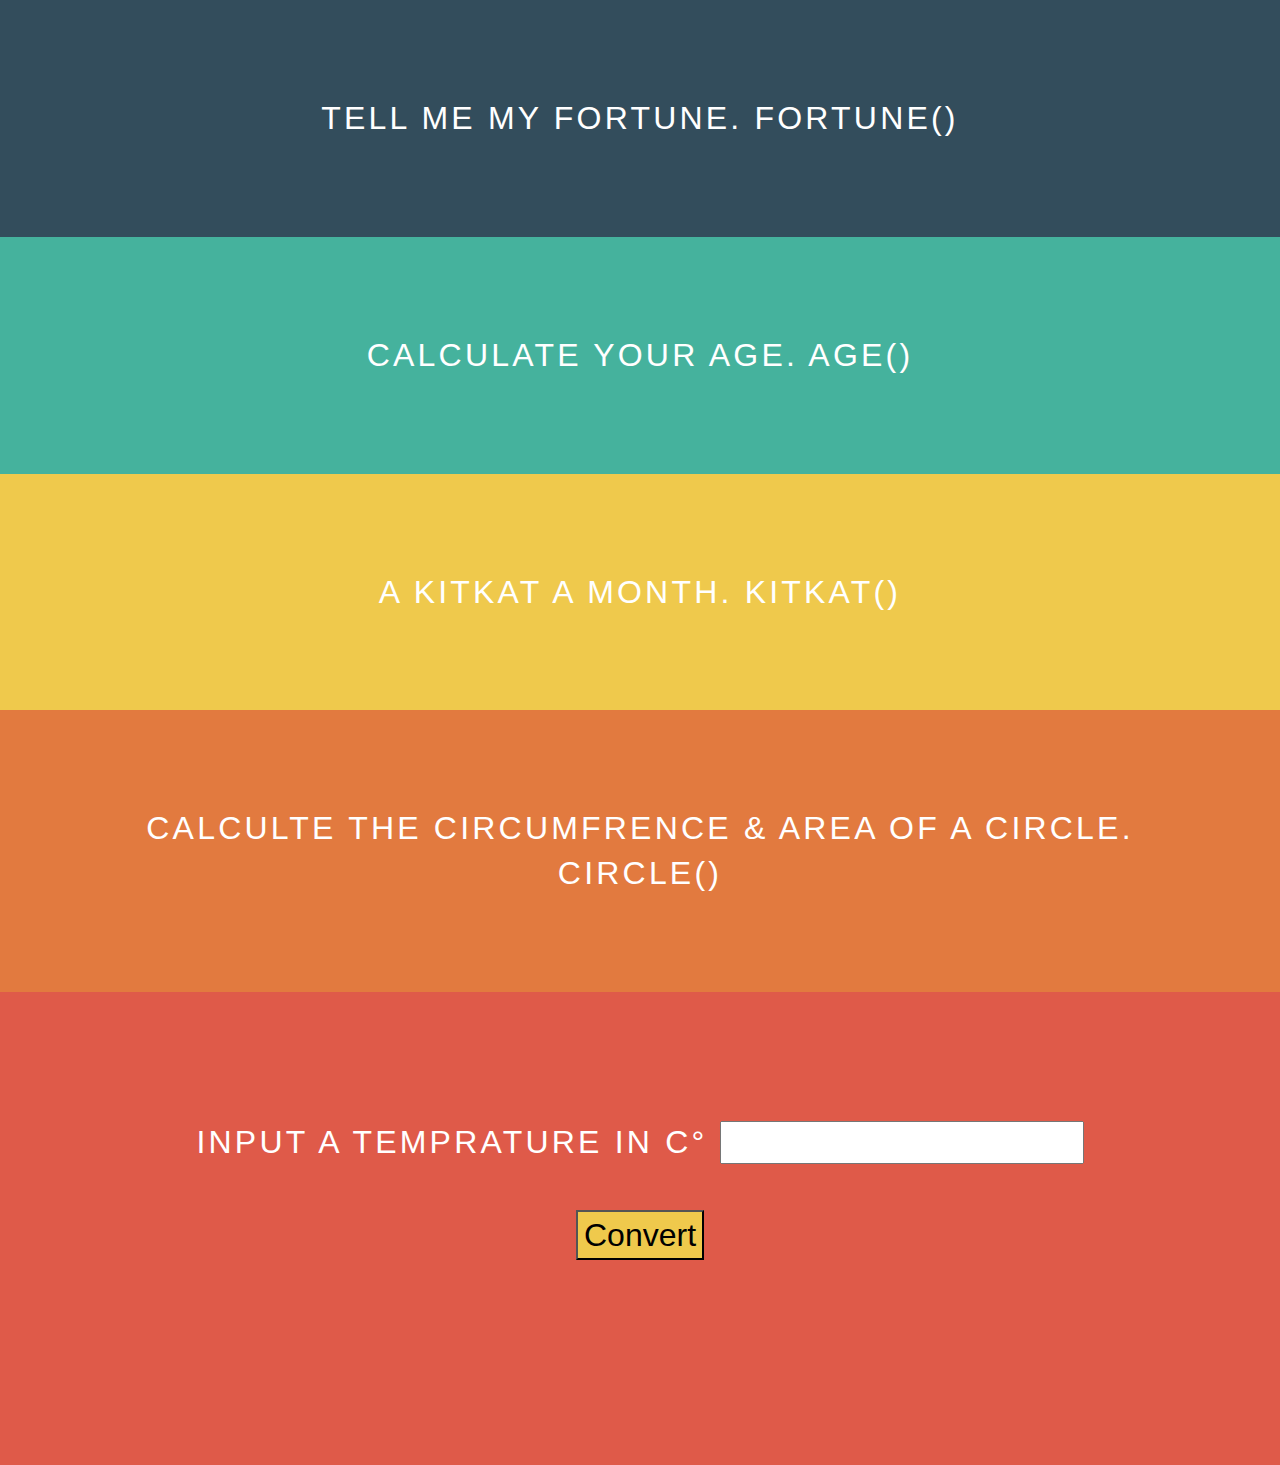
<file: Week 1/Javascript Exericises/index.html>
<!doctype html>
<html class="no-js" lang="">
    <head>
        <meta charset="utf-8">
        <meta http-equiv="X-UA-Compatible" content="IE=edge,chrome=1">
        <title></title>
        <meta name="description" content="">
        <meta name="viewport" content="width=device-width, initial-scale=1">

        <link rel="stylesheet" href="css/normalize.min.css">
        <link rel="stylesheet" href="css/main.css">

        <script src="js/vendor/modernizr-2.8.3.min.js"></script>
    </head>
    <body>
        <div class="fortune"> </div>
        <div class="age"> </div>
        <div class="lifetime"> </div>
        <div class="circle"> </div>
            
        <div class="tempreture">
          <p>
            <label for="temp">Input a temprature in C°</label>
            <input type="text" name="temp" id="temp">
            <br>
            <br>
            <button type="button" id="ctof">Convert</button>
          </p>
          <br>
          <p class="result"> </p>
        </div>



        <!-- <script src="//ajax.googleapis.com/ajax/libs/jquery/1.11.2/jquery.min.js"></script> -->
        <script>window.jQuery || document.write('<script src="js/vendor/jquery-1.11.2.min.js"><\/script>')</script>

        <script src="js/main.js"></script>
    </body>
</html>
</file>
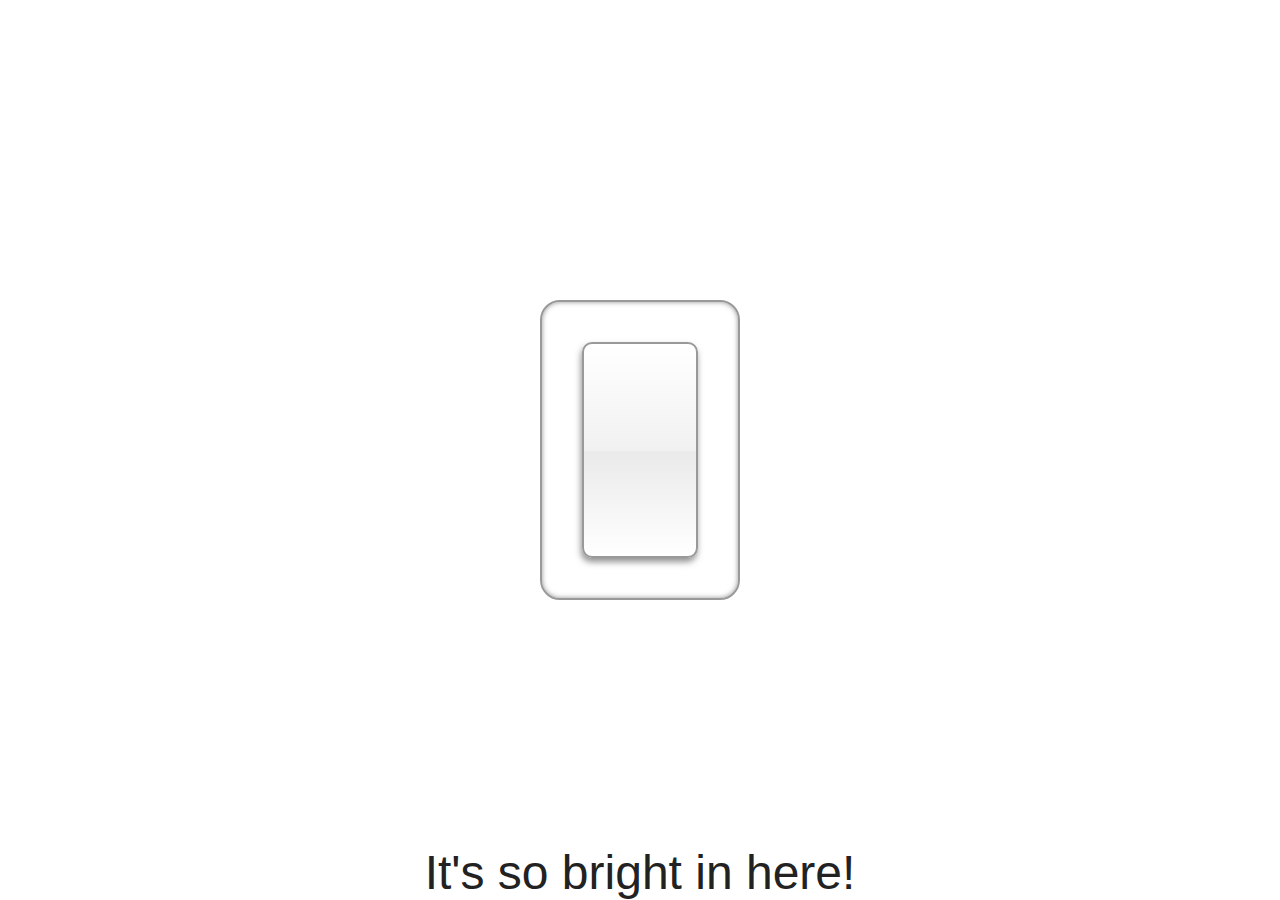
<file: Week 2/2 - the-switch/index.html>
<!DOCTYPE html>
<html class="no-js">
    <head>
        <meta charset="utf-8">
        <meta http-equiv="X-UA-Compatible" content="IE=edge,chrome=1">
        <title></title>
        <meta name="description" content="">
        <meta name="viewport" content="width=device-width">

        <link rel="stylesheet" href="css/normalize.min.css">
        <link rel="stylesheet" href="css/reset.css">
        <link rel="stylesheet" href="css/main.css">

        <script src="js/vendor/modernizr-2.6.2.min.js"></script>
    </head>
    <body class="light">

        <div class="switch">
            <button type="button" class="on"></button>
        </div>

        <h1 class="status">It's so bright in here!</h1>


        <script src="//ajax.googleapis.com/ajax/libs/jquery/1.10.1/jquery.min.js"></script>
        <script>window.jQuery || document.write('<script src="js/vendor/jquery-1.10.1.min.js"><\/script>')</script>

        <script src="js/main.js"></script>
    </body>
</html>
</file>
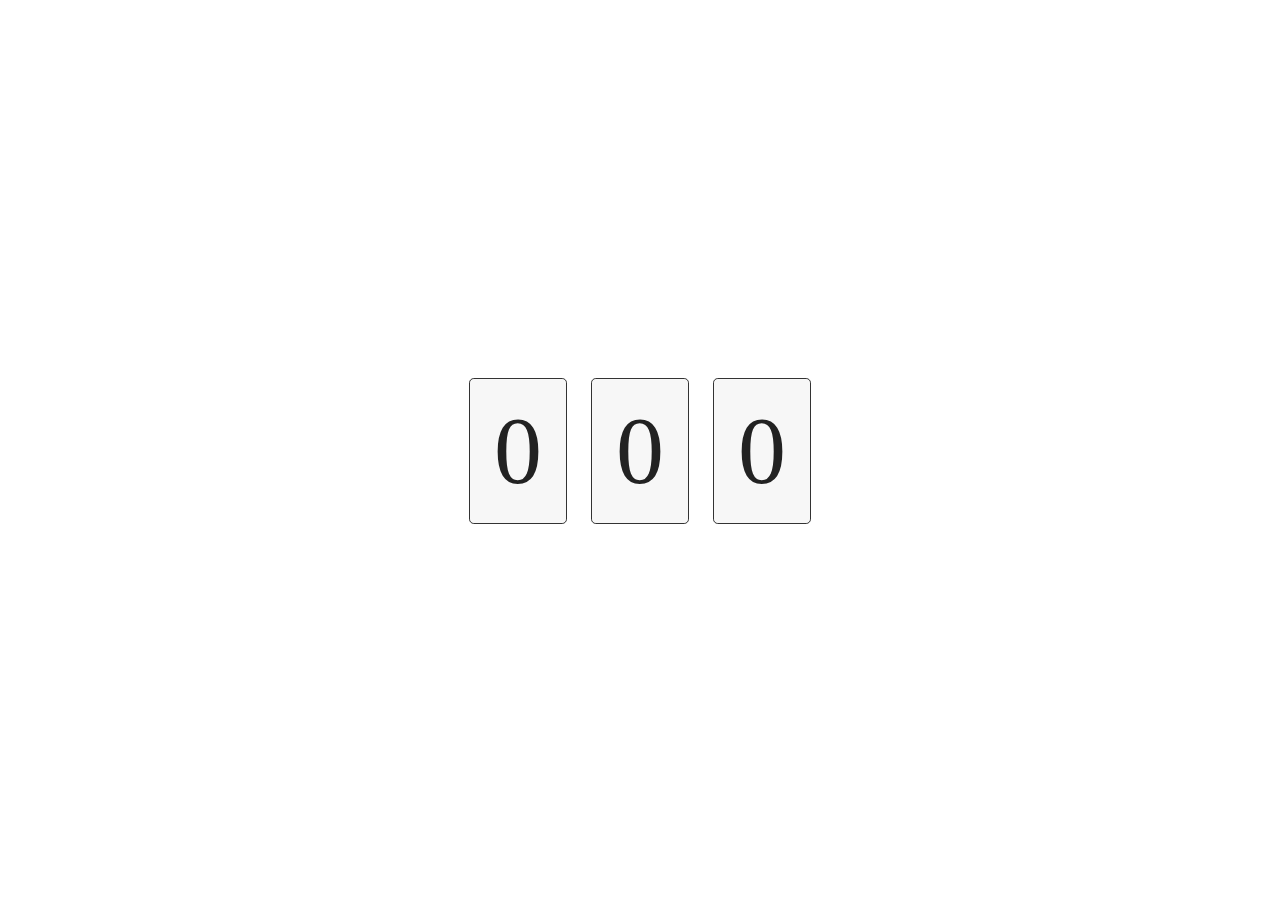
<file: Week 3/combination-master/index.html>
<!doctype html>
<html class="no-js" lang="">
    <head>
        <meta charset="utf-8">
        <meta http-equiv="X-UA-Compatible" content="IE=edge,chrome=1">
        <title></title>
        <meta name="description" content="">
        <meta name="viewport" content="width=device-width, initial-scale=1">

        <link rel="stylesheet" href="css/normalize.min.css">
        <link rel="stylesheet" href="css/reset.css">
        <link rel="stylesheet" href="css/main.css">

        <script src="js/vendor/modernizr-2.8.3.min.js"></script>
    </head>
    <body>

      <div class="lock">
        <button class="dial one">0</button>
        <button class="dial two">0</button>
        <button class="dial three">0</button>
      </div>


      <script type="text/javascript" src="js/vendor/jquery-2.2.0.min.js"></script>
      <script src="js/main.js"></script>
    </body>
</html>
</file>
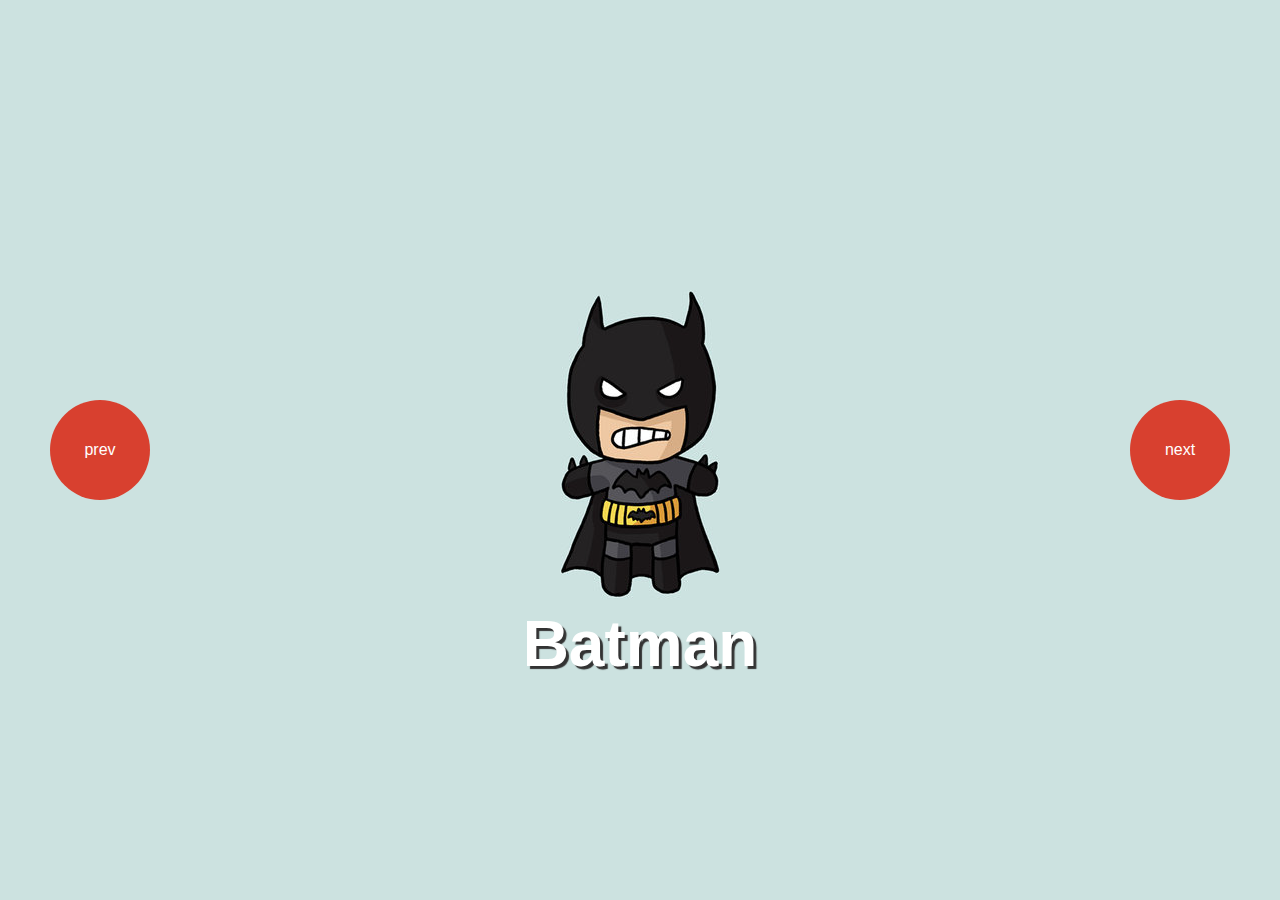
<file: Week 3/heroes-master/index.html>
<!DOCTYPE html>
<html class="no-js">
    <head>
        <meta charset="utf-8">
        <meta http-equiv="X-UA-Compatible" content="IE=edge,chrome=1">
        <title>Superheros</title>
        <meta name="description" content="">
        <meta name="viewport" content="width=device-width">

        <link rel="stylesheet" href="css/normalize.min.css">
        <link rel="stylesheet" href="css/main.css">
        <link rel="stylesheet" href="css/other.css">

        <script src="js/vendor/modernizr-2.6.2.min.js"></script>
    </head>
    <body>


        <div class="gallery">
            <img src="img/bat.png" class="hero" alt="Batman" title="Batman">
            <img src="img/cap.png" class="hero" alt="Captain America" title="Captain America">
            <img src="img/dar.png" class="hero" alt="Daredevil" title="Daredevil">
            <img src="img/fla.png" class="hero" alt="Flash" title="Flash">
            <img src="img/fur.png" class="hero" alt="Nick Fury" title="Nick Fury">
            <img src="img/gre.png" class="hero" alt="Green Lantern" title="Green Lantern">
            <img src="img/hul.png" class="hero" alt="Hulk" title="Hulk">
            <img src="img/pun.png" class="hero" alt="Punisher" title="Punisher">
            <img src="img/spi.png" class="hero" alt="Spiderman" title="Spiderman">
            <img src="img/sup.png" class="hero" alt="Superman" title="Superman">
            <img src="img/tho.png" class="hero" alt="Thor" title="Thor">
            <img src="img/wol.png" class="hero" alt="Wolverine" title="Wolverine">
        </div>
        <button class="prev">prev</button>
        <button class="next">next</button>
        <h1 class="name"></h1>


        <script src="js/vendor/jquery-1.11.2.min.js"></script>
        <script src="js/plugins.js"></script>
        <script src="js/main.js"></script>
    </body>
</html>
</file>
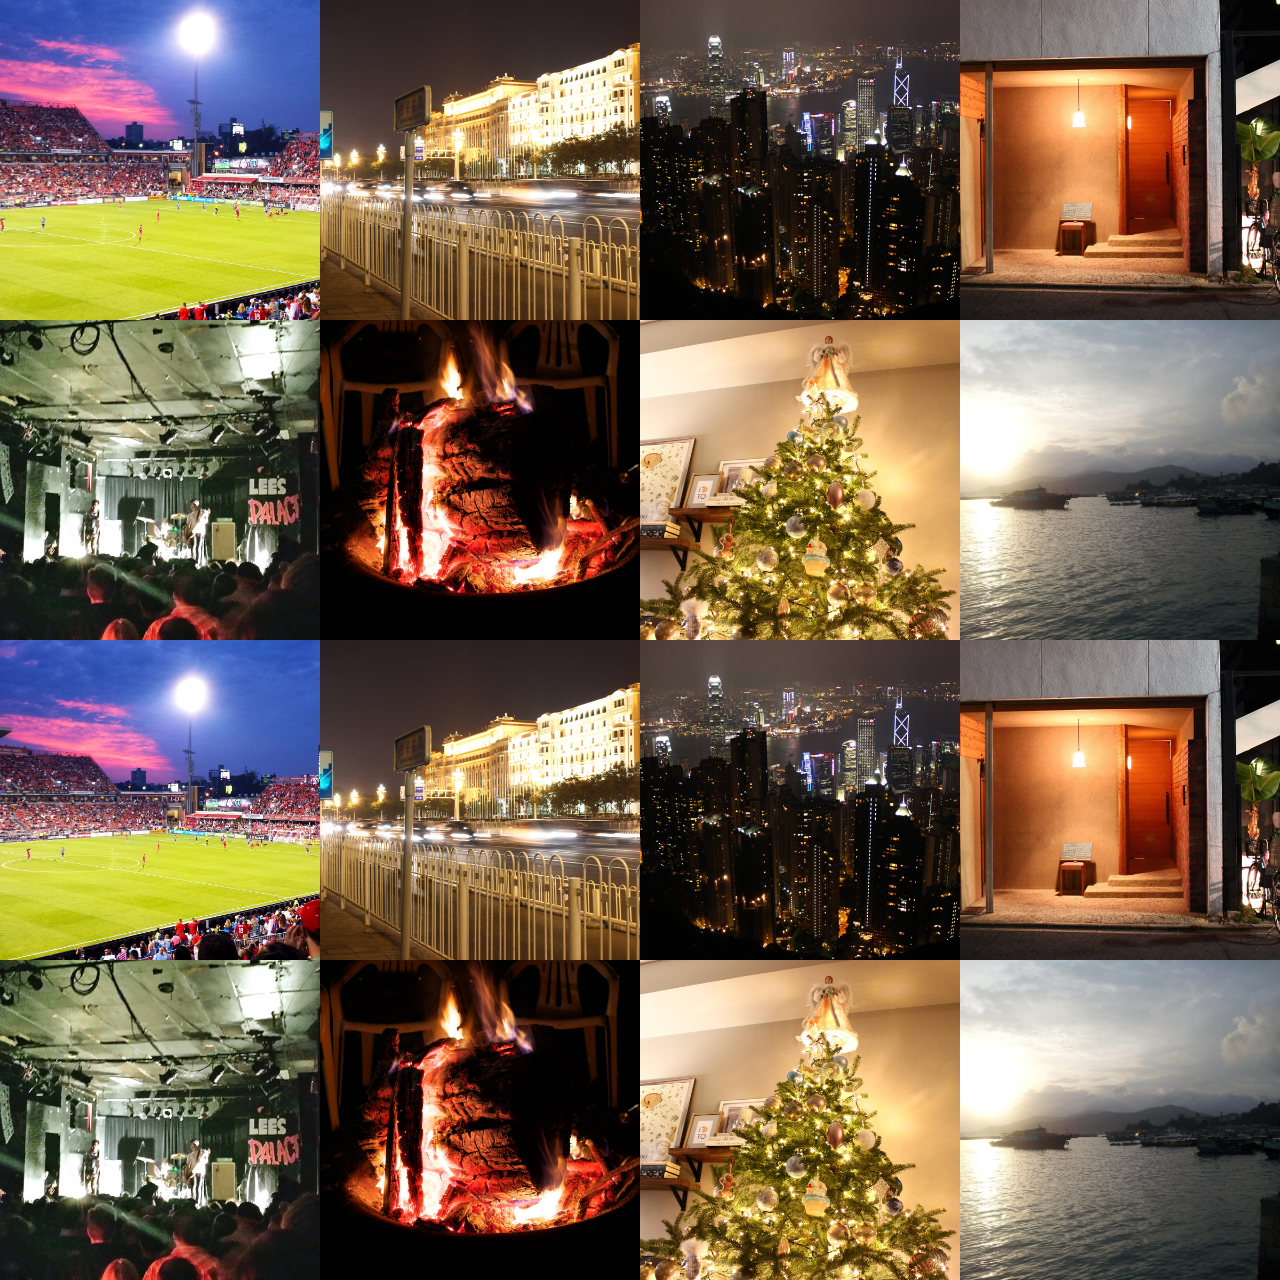
<file: Week 4/gallery-master/index.html>
<!DOCTYPE html>
<!--[if lt IE 7]>      <html class="no-js lt-ie9 lt-ie8 lt-ie7"> <![endif]-->
<!--[if IE 7]>         <html class="no-js lt-ie9 lt-ie8"> <![endif]-->
<!--[if IE 8]>         <html class="no-js lt-ie9"> <![endif]-->
<!--[if gt IE 8]><!--> <html class="no-js"> <!--<![endif]-->
    <head>
        <meta charset="utf-8">
        <meta http-equiv="X-UA-Compatible" content="IE=edge,chrome=1">
        <title>Gallary Squares</title>
        <meta name="description" content="">
        <meta name="viewport" content="width=device-width, initial-scale=1">

        <link rel="stylesheet" href="css/normalize.min.css">
        <link rel="stylesheet" href="css/main.css">

        <script src="js/vendor/modernizr-2.6.2.min.js"></script>
    </head>
    <body>

        <div class="gallery">
            <figure class="galimg"><img src="img/5.jpg" data-caption="Toronto soccer at BMO Field"></figure>
            <figure class="galimg"><img src="img/1.jpg" data-caption="Hotel in Beijing, China at night"></figure>
            <figure class="galimg"><img src="img/2.jpg" data-caption="Hong Kong from a tower at night"></figure>
            <figure class="galimg"><img src="img/3.jpg" data-caption="A bar in Kyoto, Japan"></figure>
            <figure class="galimg"><img src="img/4.jpg" data-caption="Metz at Lee's Palace in Toronto"></figure>
            <figure class="galimg"><img src="img/6.jpg" data-caption="A fire burning in the backyard"></figure>
            <figure class="galimg"><img src="img/7.jpg" data-caption="A Christmas tree"></figure>
            <figure class="galimg"><img src="img/8.jpg" data-caption="Boats sailing around shore in Hong Kong"></figure>
            <figure class="galimg"><img src="img/5.jpg" data-caption="Toronto soccer at BMO Field"></figure>
            <figure class="galimg"><img src="img/1.jpg" data-caption="Hotel in Beijing, China at night"></figure>
            <figure class="galimg"><img src="img/2.jpg" data-caption="Hong Kong from a tower at night"></figure>
            <figure class="galimg"><img src="img/3.jpg" data-caption="A bar in Kyoto, Japan"></figure>
            <figure class="galimg"><img src="img/4.jpg" data-caption="Metz at Lee's Palace in Toronto"></figure>
            <figure class="galimg"><img src="img/6.jpg" data-caption="A fire burning in the backyard"></figure>
            <figure class="galimg"><img src="img/7.jpg" data-caption="A Christmas tree"></figure>
            <figure class="galimg"><img src="img/8.jpg" data-caption="Boats sailing around shore in Hong Kong"></figure>
        </div>

        <div class="modal hidden">
        </div>


        <script>window.jQuery || document.write('<script src="js/vendor/jquery-1.11.0.min.js"><\/script>')</script>
        <script src="js/main.js"></script>
    </body>
</html>
</file>
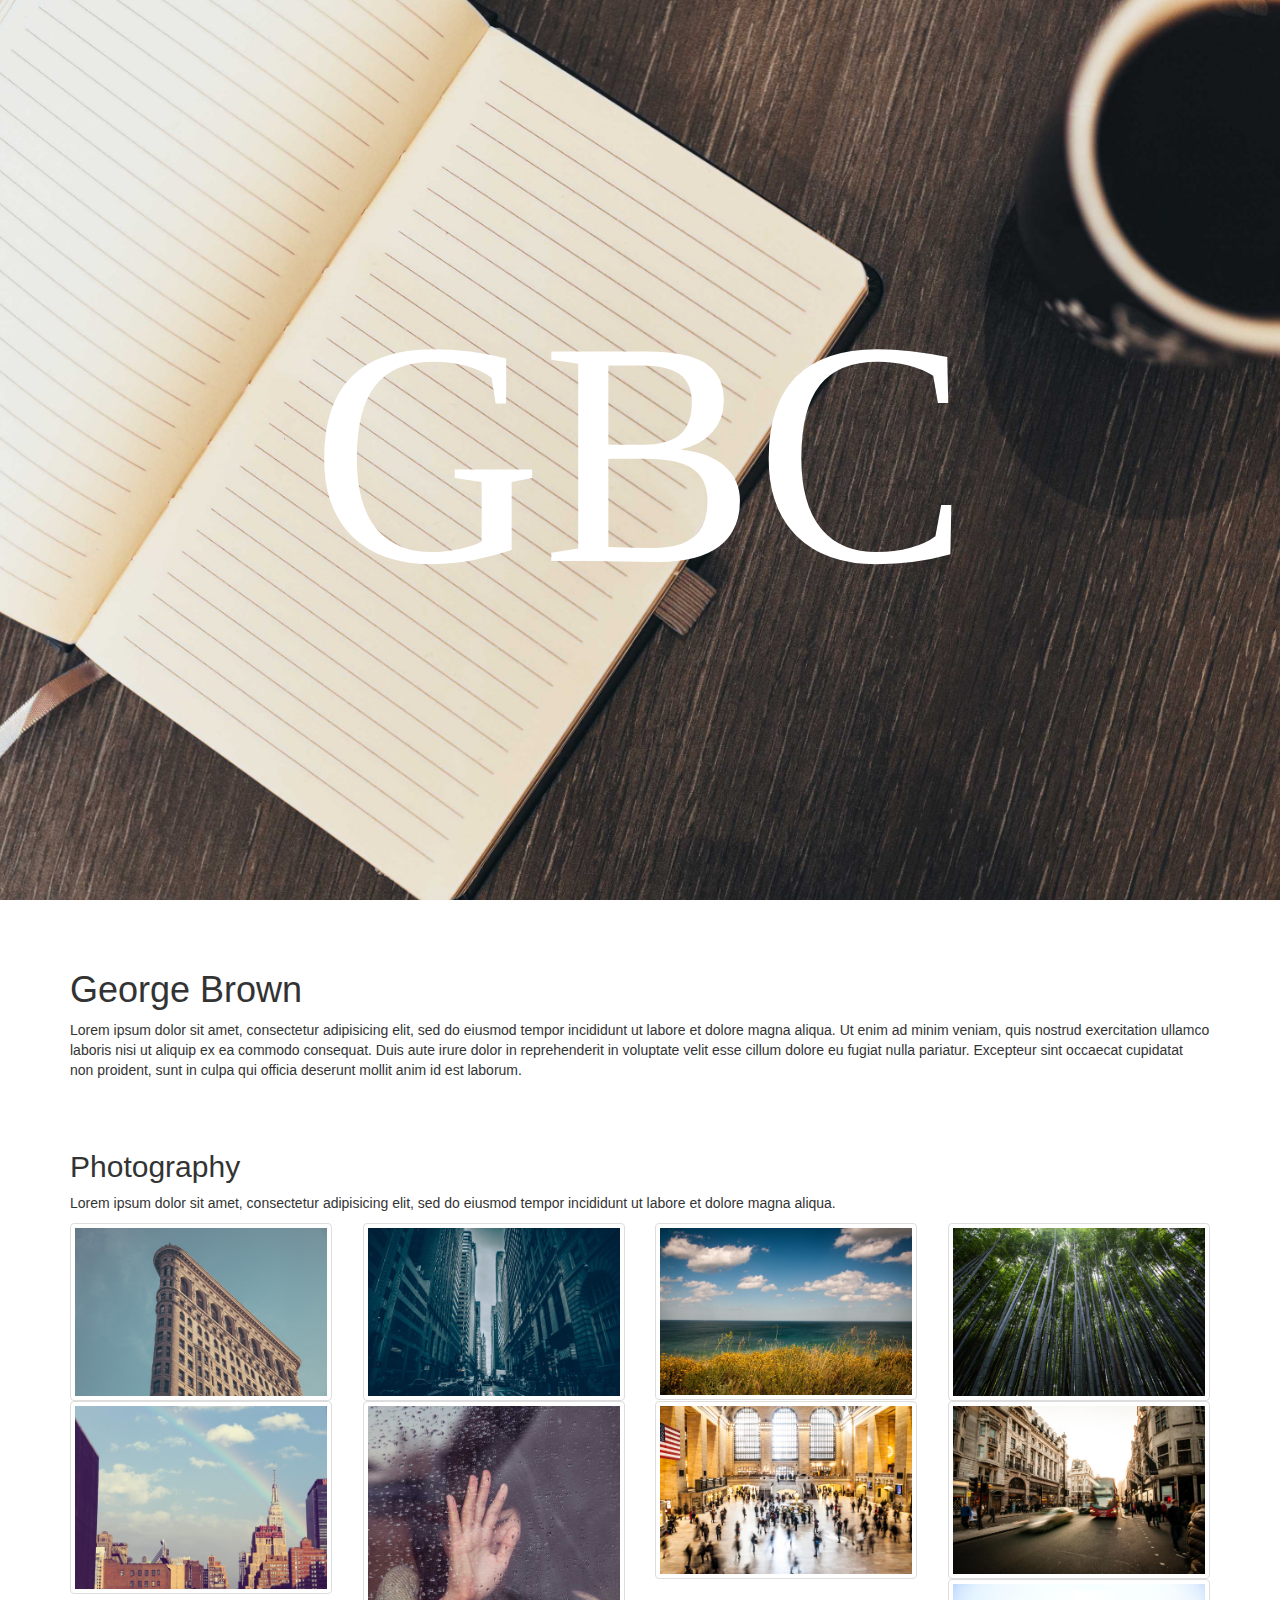
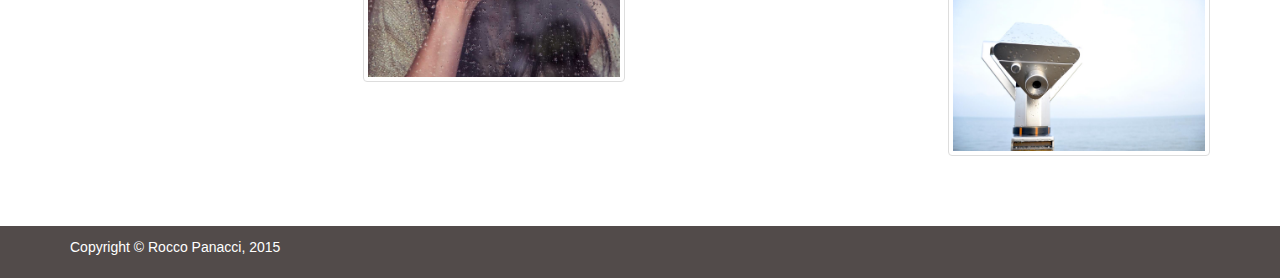
<file: Week 5/portfolio-scroller-master/index.html>
<!doctype html>
<html lang="en">
    <head>
        <meta charset="utf-8">
        <meta http-equiv="X-UA-Compatible" content="IE=edge,chrome=1">
        <title>Rocco's Portfolio</title>
        <meta name="description" content="">
        <meta name="viewport" content="width=device-width, initial-scale=1">
        <link rel="stylesheet" href="https://maxcdn.bootstrapcdn.com/bootstrap/3.3.6/css/bootstrap.min.css">
        <link rel="stylesheet" href="css/styles.css">
    </head>
    <body>

      <header class="header">
        <div class="logo">
          <a href="#main" class="anchor-scroll">GBC</a>
        </div>
        <div class="bar">
          <a href="#main" class="bar-logo">GBC</a>
        </div>
      </header>

      <main class="main" id="main">
        <article class="portfolio container">
          <header class="intro">
            <h1>George Brown</h1>
            <p>Lorem ipsum dolor sit amet, consectetur adipisicing elit, sed do eiusmod
            tempor incididunt ut labore et dolore magna aliqua. Ut enim ad minim veniam,
            quis nostrud exercitation ullamco laboris nisi ut aliquip ex ea commodo
            consequat. Duis aute irure dolor in reprehenderit in voluptate velit esse
            cillum dolore eu fugiat nulla pariatur. Excepteur sint occaecat cupidatat non
            proident, sunt in culpa qui officia deserunt mollit anim id est laborum.</p>
          </header>
          <section class="photography">
            <h2>Photography</h2>
            <p>Lorem ipsum dolor sit amet, consectetur adipisicing elit, sed do eiusmod
            tempor incididunt ut labore et dolore magna aliqua.</p>
            <div class="photos row">
              <!-- Images downloaded from: https://unsplash.com/ -->
              <div class="col-sm-3"><a href="img/1.jpg"><img src="img/1.jpg" alt="some image" class="img-responsive img-thumbnail"></a></div>
              <div class="col-sm-3"><a href="img/2.jpg"><img src="img/2.jpg" alt="some image" class="img-responsive img-thumbnail"></a></div>
              <div class="col-sm-3"><a href="img/3.jpg"><img src="img/3.jpg" alt="some image" class="img-responsive img-thumbnail"></a></div>
              <div class="col-sm-3"><a href="img/4.jpg"><img src="img/4.jpg" alt="some image" class="img-responsive img-thumbnail"></a></div>
              <div class="col-sm-3"><a href="img/5.jpg"><img src="img/5.jpg" alt="some image" class="img-responsive img-thumbnail"></a></div>
              <div class="col-sm-3"><a href="img/6.jpg"><img src="img/6.jpg" alt="some image" class="img-responsive img-thumbnail"></a></div>
              <div class="col-sm-3"><a href="img/7.jpg"><img src="img/7.jpg" alt="some image" class="img-responsive img-thumbnail"></a></div>
              <div class="col-sm-3"><a href="img/8.jpg"><img src="img/8.jpg" alt="some image" class="img-responsive img-thumbnail"></a></div>
              <div class="col-sm-3"><a href="img/9.jpg"><img src="img/9.jpg" alt="some image" class="img-responsive img-thumbnail"></a></div>
            </div>
        </article>
        <footer class="footer">
          <div class="container">
            <p>Copyright &copy; Rocco Panacci, 2015</p>
          </div>
        </footer>
      </main>

      <!-- Uncomment the following line when you're ready for production -->
      <!-- <script src="//ajax.googleapis.com/ajax/libs/jquery/1.11.2/jquery.min.js"></script> -->
      <script>window.jQuery || document.write('<script src="js/jquery-1.11.2.min.js"><\/script>')</script>
      <script src="js/bootstrap.min.js"></script>
      <script src="js/scripts.js"></script>
    </body>
</html>
</file>
<file: Week 1/Javascript Exericises/css/main.css>
/*! HTML5 Boilerplate v5.0 | MIT License | http://h5bp.com/ */

html {
    color: #222;
    font-size: 1em;
    line-height: 1.4;
}

::-moz-selection {
    background: #b3d4fc;
    text-shadow: none;
}

::selection {
    background: #b3d4fc;
    text-shadow: none;
}

hr {
    display: block;
    height: 1px;
    border: 0;
    border-top: 1px solid #ccc;
    margin: 1em 0;
    padding: 0;
}

audio,
canvas,
iframe,
img,
svg,
video {
    vertical-align: middle;
}

fieldset {
    border: 0;
    margin: 0;
    padding: 0;
}

textarea {
    resize: vertical;
}

.browserupgrade {
    margin: 0.2em 0;
    background: #ccc;
    color: #000;
    padding: 0.2em 0;
}


/* ==========================================================================
   Author's custom styles
   ========================================================================== */

/*Element Selector*/

body {
    font-size: 2em;
    text-align: center;
    font-family: Helvetica, sans-serif;
    text-transform: uppercase;
    letter-spacing: 0.1em;
    color: #fff;
}

div{
    padding: 3em;
}

.fortune{
    background-color: #334D5C;
}

.age{
    background-color: #45B29D;
}

.lifetime{
    background-color: #EFC94C;
}

.circle{
    background-color: #E27A3F;
}

.tempreture{
    background-color: #DF5A49;
}

#temp{
    color: #000;
}

#ctof{
  background-color: #EFC94C;
    color: #000;
}


/* ==========================================================================
   Media Queries
   ========================================================================== */

@media only screen and (min-width: 35em) {

}

@media print,
       (-o-min-device-pixel-ratio: 5/4),
       (-webkit-min-device-pixel-ratio: 1.25),
       (min-resolution: 120dpi) {

}

/* ==========================================================================
   Helper classes
   ========================================================================== */

.hidden {
    display: none !important;
    visibility: hidden;
}

.visuallyhidden {
    border: 0;
    clip: rect(0 0 0 0);
    height: 1px;
    margin: -1px;
    overflow: hidden;
    padding: 0;
    position: absolute;
    width: 1px;
}

.visuallyhidden.focusable:active,
.visuallyhidden.focusable:focus {
    clip: auto;
    height: auto;
    margin: 0;
    overflow: visible;
    position: static;
    width: auto;
}

.invisible {
    visibility: hidden;
}

.clearfix:before,
.clearfix:after {
    content: " ";
    display: table;
}

.clearfix:after {
    clear: both;
}

.clearfix {
    *zoom: 1;
}

/* ==========================================================================
   Print styles
   ========================================================================== */

@media print {
    *,
    *:before,
    *:after {
        background: transparent !important;
        color: #000 !important;
        box-shadow: none !important;
        text-shadow: none !important;
    }

    a,
    a:visited {
        text-decoration: underline;
    }

    a[href]:after {
        content: " (" attr(href) ")";
    }

    abbr[title]:after {
        content: " (" attr(title) ")";
    }

    a[href^="#"]:after,
    a[href^="javascript:"]:after {
        content: "";
    }

    pre,
    blockquote {
        border: 1px solid #999;
        page-break-inside: avoid;
    }

    thead {
        display: table-header-group;
    }

    tr,
    img {
        page-break-inside: avoid;
    }

    img {
        max-width: 100% !important;
    }

    p,
    h2,
    h3 {
        orphans: 3;
        widows: 3;
    }

    h2,
    h3 {
        page-break-after: avoid;
    }
}
</file>
<file: Week 2/2 - the-switch/css/main.css>
.light {
    background-color: #FFF;
    color: #222;
}

.dark {
    background-color: #222;
    color: #FFF;
}

.status {
    font: 3em Impact, Helvetica, sans-serif;
    position: absolute;
    bottom: 0;
    left: 0;
    width: 100%;
    text-align: center;
}

.switch {

    width: 200px;
    height: 300px;
    border: 2px solid #999;
    border-radius: 20px;
    padding: 40px;

    position: absolute;
    top: 0; bottom: 0; right: 0; left: 0;
    margin: auto;

    background-color: #FFF;
    box-shadow: inset 0 0 5px rgba(100,100,100,0.7);
}

.switch>button {
    width: 100%;
    height: 100%;
    border-radius: 10px;
    outline: none;
    border: 2px solid #999;
}

.on {
    background: #ffffff; /* Old browsers */
    background: -moz-linear-gradient(top,  #ffffff 0%, #f1f1f1 50%, #eaeaea 51%, #ffffff 100%); /* FF3.6+ */
    background: -webkit-gradient(linear, left top, left bottom, color-stop(0%,#ffffff), color-stop(50%,#f1f1f1), color-stop(51%,#eaeaea), color-stop(100%,#ffffff)); /* Chrome,Safari4+ */
    background: -webkit-linear-gradient(top,  #ffffff 0%,#f1f1f1 50%,#eaeaea 51%,#ffffff 100%); /* Chrome10+,Safari5.1+ */
    background: -o-linear-gradient(top,  #ffffff 0%,#f1f1f1 50%,#eaeaea 51%,#ffffff 100%); /* Opera 11.10+ */
    background: -ms-linear-gradient(top,  #ffffff 0%,#f1f1f1 50%,#eaeaea 51%,#ffffff 100%); /* IE10+ */
    background: linear-gradient(to bottom,  #ffffff 0%,#f1f1f1 50%,#eaeaea 51%,#ffffff 100%); /* W3C */
    filter: progid:DXImageTransform.Microsoft.gradient( startColorstr='#ffffff', endColorstr='#ffffff',GradientType=0 ); /* IE6-9 */
    box-shadow: -1px 4px 6px rgba(100,100,100,0.7);
}

.off {
    background: #d6d6d6; /* Old browsers */
    background: -moz-linear-gradient(top,  #d6d6d6 0%, #eaeaea 49%, #f1f1f1 50%, #ffffff 100%); /* FF3.6+ */
    background: -webkit-gradient(linear, left top, left bottom, color-stop(0%,#d6d6d6), color-stop(49%,#eaeaea), color-stop(50%,#f1f1f1), color-stop(100%,#ffffff)); /* Chrome,Safari4+ */
    background: -webkit-linear-gradient(top,  #d6d6d6 0%,#eaeaea 49%,#f1f1f1 50%,#ffffff 100%); /* Chrome10+,Safari5.1+ */
    background: -o-linear-gradient(top,  #d6d6d6 0%,#eaeaea 49%,#f1f1f1 50%,#ffffff 100%); /* Opera 11.10+ */
    background: -ms-linear-gradient(top,  #d6d6d6 0%,#eaeaea 49%,#f1f1f1 50%,#ffffff 100%); /* IE10+ */
    background: linear-gradient(to bottom,  #d6d6d6 0%,#eaeaea 49%,#f1f1f1 50%,#ffffff 100%); /* W3C */
    filter: progid:DXImageTransform.Microsoft.gradient( startColorstr='#d6d6d6', endColorstr='#ffffff',GradientType=0 ); /* IE6-9 */
    box-shadow: -1px -4px 6px rgba(100,100,100,0.7);
}
</file>
<file: Week 3/combination-master/css/main.css>
/*! HTML5 Boilerplate v5.0 | MIT License | http://h5bp.com/ */

html {
    color: #222;
    font-size: 1em;
    line-height: 1.4;
}

::-moz-selection {
    background: #b3d4fc;
    text-shadow: none;
}

::selection {
    background: #b3d4fc;
    text-shadow: none;
}

hr {
    display: block;
    height: 1px;
    border: 0;
    border-top: 1px solid #ccc;
    margin: 1em 0;
    padding: 0;
}

audio,
canvas,
iframe,
img,
svg,
video {
    vertical-align: middle;
}

fieldset {
    border: 0;
    margin: 0;
    padding: 0;
}

textarea {
    resize: vertical;
}

.browserupgrade {
    margin: 0.2em 0;
    background: #ccc;
    color: #000;
    padding: 0.2em 0;
}


/* ==========================================================================
   Author's custom styles
   ========================================================================== */

.lock {
  font-size: 6em;
  line-height: 1;

  width: 100%;
  text-align: center;

  height: 1.5em;
  position: absolute;
  top: 0;
  bottom: 0;
  margin: auto;
}

.dial {
  background-color: #f7f7f7;
  border: 1px solid #333;
  border-radius: 0.05em;
  outline: none;
  padding: 0.25em;
}

.dial:active {
  background-color: #ddd;
}












/* ==========================================================================
   Media Queries
   ========================================================================== */

@media only screen and (min-width: 35em) {

}

@media print,
       (-o-min-device-pixel-ratio: 5/4),
       (-webkit-min-device-pixel-ratio: 1.25),
       (min-resolution: 120dpi) {

}

/* ==========================================================================
   Helper classes
   ========================================================================== */

.hidden {
    display: none !important;
    visibility: hidden;
}

.visuallyhidden {
    border: 0;
    clip: rect(0 0 0 0);
    height: 1px;
    margin: -1px;
    overflow: hidden;
    padding: 0;
    position: absolute;
    width: 1px;
}

.visuallyhidden.focusable:active,
.visuallyhidden.focusable:focus {
    clip: auto;
    height: auto;
    margin: 0;
    overflow: visible;
    position: static;
    width: auto;
}

.invisible {
    visibility: hidden;
}

.clearfix:before,
.clearfix:after {
    content: " ";
    display: table;
}

.clearfix:after {
    clear: both;
}

.clearfix {
    *zoom: 1;
}

/* ==========================================================================
   Print styles
   ========================================================================== */

@media print {
    *,
    *:before,
    *:after {
        background: transparent !important;
        color: #000 !important;
        box-shadow: none !important;
        text-shadow: none !important;
    }

    a,
    a:visited {
        text-decoration: underline;
    }

    a[href]:after {
        content: " (" attr(href) ")";
    }

    abbr[title]:after {
        content: " (" attr(title) ")";
    }

    a[href^="#"]:after,
    a[href^="javascript:"]:after {
        content: "";
    }

    pre,
    blockquote {
        border: 1px solid #999;
        page-break-inside: avoid;
    }

    thead {
        display: table-header-group;
    }

    tr,
    img {
        page-break-inside: avoid;
    }

    img {
        max-width: 100% !important;
    }

    p,
    h2,
    h3 {
        orphans: 3;
        widows: 3;
    }

    h2,
    h3 {
        page-break-after: avoid;
    }
}
</file>
<file: Week 3/heroes-master/css/main.css>
/* ==========================================================================
   HTML5 Boilerplate styles - h5bp.com (generated via initializr.com)
   ========================================================================== */

html,
button,
input,
select,
textarea {
    color: #222;
}

body {
    font-size: 1em;
    line-height: 1.4;
}

::-moz-selection {
    background: #b3d4fc;
    text-shadow: none;
}

::selection {
    background: #b3d4fc;
    text-shadow: none;
}

hr {
    display: block;
    height: 1px;
    border: 0;
    border-top: 1px solid #ccc;
    margin: 1em 0;
    padding: 0;
}

img {
    vertical-align: middle;
}

fieldset {
    border: 0;
    margin: 0;
    padding: 0;
}

textarea {
    resize: vertical;
}

.chromeframe {
    margin: 0.2em 0;
    background: #ccc;
    color: #000;
    padding: 0.2em 0;
}


/* ==========================================================================
   Author's custom styles
   ========================================================================== */

body {
    background-color: #cce2e0;
    font-size:1.0em;
    overflow:hidden;
}
.gallery {
    width:100%;
    position:absolute;
    z-index:-1;
    height: 320px;
    top: 0;
    bottom: 0;
    margin: auto;
}
.hero {
    /*opacity: 0.3;*/
    display: none;
    margin:0 auto;
}
.shown {
    /*opacity: 1.0;*/
    display: block;
}
button.prev, button.next {
    width:100px;
    height:100px;
    border-radius: 50px;
    border:0;
    background-color:#D8402F;
    color:#FFF;
    position:absolute;
    top: 0;
    bottom: 0;
    margin: auto;
}
.prev {
    left:50px;
}
.next {
    right:50px;
}
.name {
    width:100%;
    text-align:center;

    position:absolute;
    top:50%;
    margin-top:150px;
    color:#FFF;
    text-shadow:3px 3px 1px #333;
    font-size:4.0em;
    z-index:1000;
}
</file>
<file: Week 3/heroes-master/css/other.css>
/* ==========================================================================
   Media Queries
   ========================================================================== */

@media only screen and (min-width: 35em) {

}

@media print,
       (-o-min-device-pixel-ratio: 5/4),
       (-webkit-min-device-pixel-ratio: 1.25),
       (min-resolution: 120dpi) {

}

/* ==========================================================================
   Helper classes
   ========================================================================== */

.ir {
    background-color: transparent;
    border: 0;
    overflow: hidden;
    *text-indent: -9999px;
}

.ir:before {
    content: "";
    display: block;
    width: 0;
    height: 150%;
}

.hidden {
    display: none !important;
    visibility: hidden;
}

.visuallyhidden {
    border: 0;
    clip: rect(0 0 0 0);
    height: 1px;
    margin: -1px;
    overflow: hidden;
    padding: 0;
    position: absolute;
    width: 1px;
}

.visuallyhidden.focusable:active,
.visuallyhidden.focusable:focus {
    clip: auto;
    height: auto;
    margin: 0;
    overflow: visible;
    position: static;
    width: auto;
}

.invisible {
    visibility: hidden;
}

.clearfix:before,
.clearfix:after {
    content: " ";
    display: table;
}

.clearfix:after {
    clear: both;
}

.clearfix {
    *zoom: 1;
}

/* ==========================================================================
   Print styles
   ========================================================================== */

@media print {
    * {
        background: transparent !important;
        color: #000 !important; /* Black prints faster: h5bp.com/s */
        box-shadow: none !important;
        text-shadow: none !important;
    }

    a,
    a:visited {
        text-decoration: underline;
    }

    a[href]:after {
        content: " (" attr(href) ")";
    }

    abbr[title]:after {
        content: " (" attr(title) ")";
    }

    /*
     * Don't show links for images, or javascript/internal links
     */

    .ir a:after,
    a[href^="javascript:"]:after,
    a[href^="#"]:after {
        content: "";
    }

    pre,
    blockquote {
        border: 1px solid #999;
        page-break-inside: avoid;
    }

    thead {
        display: table-header-group; /* h5bp.com/t */
    }

    tr,
    img {
        page-break-inside: avoid;
    }

    img {
        max-width: 100% !important;
    }

    @page {
        margin: 0.5cm;
    }

    p,
    h2,
    h3 {
        orphans: 3;
        widows: 3;
    }

    h2,
    h3 {
        page-break-after: avoid;
    }
}
</file>
<file: Week 4/gallery-master/css/main.css>
/*! HTML5 Boilerplate v4.3.0 | MIT License | http://h5bp.com/ */

html,
button,
input,
select,
textarea {
    color: #222;
}

html {
    font-size: 1em;
    line-height: 1.4;
}

::-moz-selection {
    background: #b3d4fc;
    text-shadow: none;
}

::selection {
    background: #b3d4fc;
    text-shadow: none;
}

hr {
    display: block;
    height: 1px;
    border: 0;
    border-top: 1px solid #ccc;
    margin: 1em 0;
    padding: 0;
}

audio,
canvas,
img,
video {
    vertical-align: middle;
}

fieldset {
    border: 0;
    margin: 0;
    padding: 0;
}

textarea {
    resize: vertical;
}

.browsehappy {
    margin: 0.2em 0;
    background: #ccc;
    color: #000;
    padding: 0.2em 0;
}


/* ==========================================================================
   Author's custom styles
   ========================================================================== */

html, body, .gallery {
  height: 100%;
}

.galimg {
    width: 25%;
    float: left;
    overflow: hidden;
}

.galimg img {
    position: relative;
    transition: transform 1s;
}

.galimg img:hover {
    transform: scale(1.2);
}

.landscape {
    height: 100%;
    width: auto;
}

.portrait {
    width: 100%;
    height: auto;
}


.modal {
  position: fixed;
  width: 100%;
  height: 100%;
  top: 0;
  left: 0;
  background-color: rgba(0, 0, 0, 0.5);
  z-index: 1000;
  text-align: center;

}

.modal img {
  width: 90%;
  height: auto;
}


/* ==========================================================================
   Media Queries
   ========================================================================== */

@media only screen and (min-width: 35em) {

}

@media print,
       (-o-min-device-pixel-ratio: 5/4),
       (-webkit-min-device-pixel-ratio: 1.25),
       (min-resolution: 120dpi) {

}

/* ==========================================================================
   Helper classes
   ========================================================================== */

.ir {
    background-color: transparent;
    border: 0;
    overflow: hidden;
    *text-indent: -9999px;
}

.ir:before {
    content: "";
    display: block;
    width: 0;
    height: 150%;
}

.hidden {
    display: none !important;
    visibility: hidden;
}

.visuallyhidden {
    border: 0;
    clip: rect(0 0 0 0);
    height: 1px;
    margin: -1px;
    overflow: hidden;
    padding: 0;
    position: absolute;
    width: 1px;
}

.visuallyhidden.focusable:active,
.visuallyhidden.focusable:focus {
    clip: auto;
    height: auto;
    margin: 0;
    overflow: visible;
    position: static;
    width: auto;
}

.invisible {
    visibility: hidden;
}

.clearfix:before,
.clearfix:after {
    content: " ";
    display: table;
}

.clearfix:after {
    clear: both;
}

.clearfix {
    *zoom: 1;
}

/* ==========================================================================
   Print styles
   ========================================================================== */

@media print {
    * {
        background: transparent !important;
        color: #000 !important;
        box-shadow: none !important;
        text-shadow: none !important;
    }

    a,
    a:visited {
        text-decoration: underline;
    }

    a[href]:after {
        content: " (" attr(href) ")";
    }

    abbr[title]:after {
        content: " (" attr(title) ")";
    }

    .ir a:after,
    a[href^="javascript:"]:after,
    a[href^="#"]:after {
        content: "";
    }

    pre,
    blockquote {
        border: 1px solid #999;
        page-break-inside: avoid;
    }

    thead {
        display: table-header-group;
    }

    tr,
    img {
        page-break-inside: avoid;
    }

    img {
        max-width: 100% !important;
    }

    @page {
        margin: 0.5cm;
    }

    p,
    h2,
    h3 {
        orphans: 3;
        widows: 3;
    }

    h2,
    h3 {
        page-break-after: avoid;
    }
}
</file>
<file: Week 5/portfolio-scroller-master/css/styles.css>
html, body {
	height: 100%;
}

body {
	position: relative;
}

.header {
	background: url('../img/0.jpg') no-repeat center center fixed;
	-webkit-background-size: cover;
	-moz-background-size: cover;
	-o-background-size: cover;
	background-size: cover;
	height: 100%;
	width: 100%;
	position: relative;
}

.intro, .photography {
	margin-top: 5em;
	margin-bottom: 5em;
}

.logo {
	width: 100%;
	height: 320px;
	font-size: 320px;
	position: fixed;
	top: 0;
	bottom: 0;
	left: 0;
	right: 0;
	margin: auto;
	z-index: 0;
	text-align: center;
	line-height: 1;
}
.logo a {
	font-family: Impact;
	color: white !important;
	text-decoration: none !important;
}

.bar {
	background-color: #222;
	color: #fff;
	width: 100%;
	height: 5em;
	position: fixed;
	top: -5em;
	left: 0;
	z-index: 2;
	text-align: center;
	transition: top 500ms;
}

.slidedown {
	top: 0;
}

.bar-logo {
	font-family: Impact;
	font-size: 3.5em;
	color: white !important;
	text-decoration: none !important;
}


.main {
	width: 100%;
	background-color: #fff;
	position: absolute;
	top: 100%;
	z-index: 1;
}

.footer {
	background-color: #524B4A;
	color: #fff;
	line-height: 3;
}
</file>
